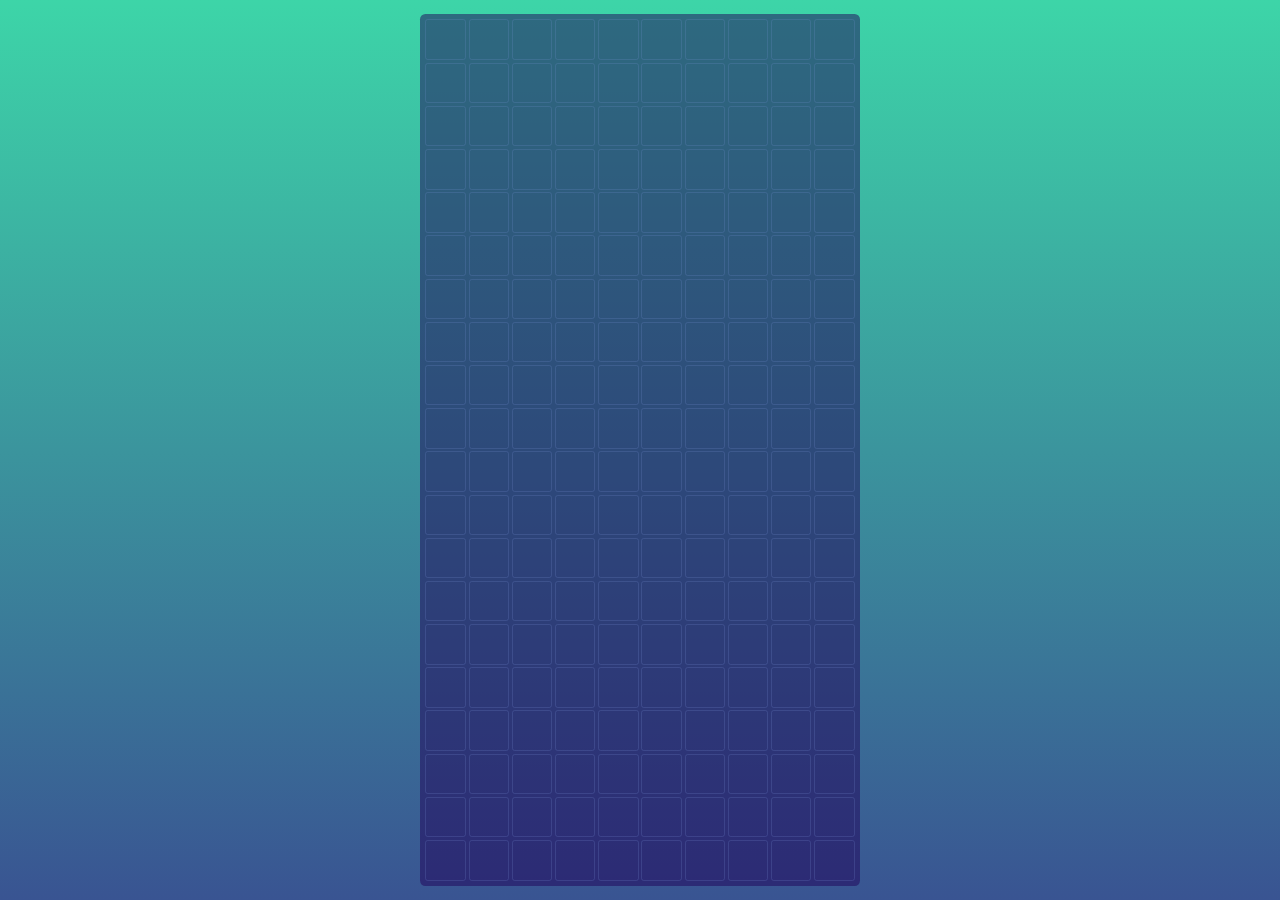
<file: index.html>
<!DOCTYPE html>
<html lang="en">
<head>
    <meta charset="UTF-8">
    <meta name="viewport" content="width=device-width, initial-scale=1.0">
    <title>Tetris</title>
    <link rel="stylesheet" href="./style.css">
    <script src="./script.js" type="module"></script>
</head>
<body>
    <div class="grid">
        <div class="cell"></div>
        <div class="cell"></div>
        <div class="cell"></div>
        <div class="cell"></div>
        <div class="cell"></div>
        <div class="cell"></div>
        <div class="cell"></div>
        <div class="cell"></div>
        <div class="cell"></div>
        <div class="cell"></div>
        <div class="cell"></div>
        <div class="cell"></div>
        <div class="cell"></div>
        <div class="cell"></div>
        <div class="cell"></div>
        <div class="cell"></div>
        <div class="cell"></div>
        <div class="cell"></div>
        <div class="cell"></div>
        <div class="cell"></div>
        <div class="cell"></div>
        <div class="cell"></div>
        <div class="cell"></div>
        <div class="cell"></div>
        <div class="cell"></div>
        <div class="cell"></div>
        <div class="cell"></div>
        <div class="cell"></div>
        <div class="cell"></div>
        <div class="cell"></div>
        <div class="cell"></div>
        <div class="cell"></div>
        <div class="cell"></div>
        <div class="cell"></div>
        <div class="cell"></div>
        <div class="cell"></div>
        <div class="cell"></div>
        <div class="cell"></div>
        <div class="cell"></div>
        <div class="cell"></div>
        <div class="cell"></div>
        <div class="cell"></div>
        <div class="cell"></div>
        <div class="cell"></div>
        <div class="cell"></div>
        <div class="cell"></div>
        <div class="cell"></div>
        <div class="cell"></div>
        <div class="cell"></div>
        <div class="cell"></div>
        <div class="cell"></div>
        <div class="cell"></div>
        <div class="cell"></div>
        <div class="cell"></div>
        <div class="cell"></div>
        <div class="cell"></div>
        <div class="cell"></div>
        <div class="cell"></div>
        <div class="cell"></div>
        <div class="cell"></div>
        <div class="cell"></div>
        <div class="cell"></div>
        <div class="cell"></div>
        <div class="cell"></div>
        <div class="cell"></div>
        <div class="cell"></div>
        <div class="cell"></div>
        <div class="cell"></div>
        <div class="cell"></div>
        <div class="cell"></div>
        <div class="cell"></div>
        <div class="cell"></div>
        <div class="cell"></div>
        <div class="cell"></div>
        <div class="cell"></div>
        <div class="cell"></div>
        <div class="cell"></div>
        <div class="cell"></div>
        <div class="cell"></div>
        <div class="cell"></div>
        <div class="cell"></div>
        <div class="cell"></div>
        <div class="cell"></div>
        <div class="cell"></div>
        <div class="cell"></div>
        <div class="cell"></div>
        <div class="cell"></div>
        <div class="cell"></div>
        <div class="cell"></div>
        <div class="cell"></div>
        <div class="cell"></div>
        <div class="cell"></div>
        <div class="cell"></div>
        <div class="cell"></div>
        <div class="cell"></div>
        <div class="cell"></div>
        <div class="cell"></div>
        <div class="cell"></div>
        <div class="cell"></div>
        <div class="cell"></div>
        <div class="cell"></div>
        <div class="cell"></div>
        <div class="cell"></div>
        <div class="cell"></div>
        <div class="cell"></div>
        <div class="cell"></div>
        <div class="cell"></div>
        <div class="cell"></div>
        <div class="cell"></div>
        <div class="cell"></div>
        <div class="cell"></div>
        <div class="cell"></div>
        <div class="cell"></div>
        <div class="cell"></div>
        <div class="cell"></div>
        <div class="cell"></div>
        <div class="cell"></div>
        <div class="cell"></div>
        <div class="cell"></div>
        <div class="cell"></div>
        <div class="cell"></div>
        <div class="cell"></div>
        <div class="cell"></div>
        <div class="cell"></div>
        <div class="cell"></div>
        <div class="cell"></div>
        <div class="cell"></div>
        <div class="cell"></div>
        <div class="cell"></div>
        <div class="cell"></div>
        <div class="cell"></div>
        <div class="cell"></div>
        <div class="cell"></div>
        <div class="cell"></div>
        <div class="cell"></div>
        <div class="cell"></div>
        <div class="cell"></div>
        <div class="cell"></div>
        <div class="cell"></div>
        <div class="cell"></div>
        <div class="cell"></div>
        <div class="cell"></div>
        <div class="cell"></div>
        <div class="cell"></div>
        <div class="cell"></div>
        <div class="cell"></div>
        <div class="cell"></div>
        <div class="cell"></div>
        <div class="cell"></div>
        <div class="cell"></div>
        <div class="cell"></div>
        <div class="cell"></div>
        <div class="cell"></div>
        <div class="cell"></div>
        <div class="cell"></div>
        <div class="cell"></div>
        <div class="cell"></div>
        <div class="cell"></div>
        <div class="cell"></div>
        <div class="cell"></div>
        <div class="cell"></div>
        <div class="cell"></div>
        <div class="cell"></div>
        <div class="cell"></div>
        <div class="cell"></div>
        <div class="cell"></div>
        <div class="cell"></div>
        <div class="cell"></div>
        <div class="cell"></div>
        <div class="cell"></div>
        <div class="cell"></div>
        <div class="cell"></div>
        <div class="cell"></div>
        <div class="cell"></div>
        <div class="cell"></div>
        <div class="cell"></div>
        <div class="cell"></div>
        <div class="cell"></div>
        <div class="cell"></div>
        <div class="cell"></div>
        <div class="cell"></div>
        <div class="cell"></div>
        <div class="cell"></div>
        <div class="cell"></div>
        <div class="cell"></div>
        <div class="cell"></div>
        <div class="cell"></div>
        <div class="cell"></div>
        <div class="cell"></div>
        <div class="cell"></div>
        <div class="cell"></div>
        <div class="cell"></div>
        <div class="cell"></div>
        <div class="cell"></div>
        <div class="cell"></div>
        <div class="cell"></div>
        <div class="cell"></div>
        <div class="cell"></div>
        <div class="cell"></div>
        <div class="cell"></div>
    </div>
</body>
</html>
</file>
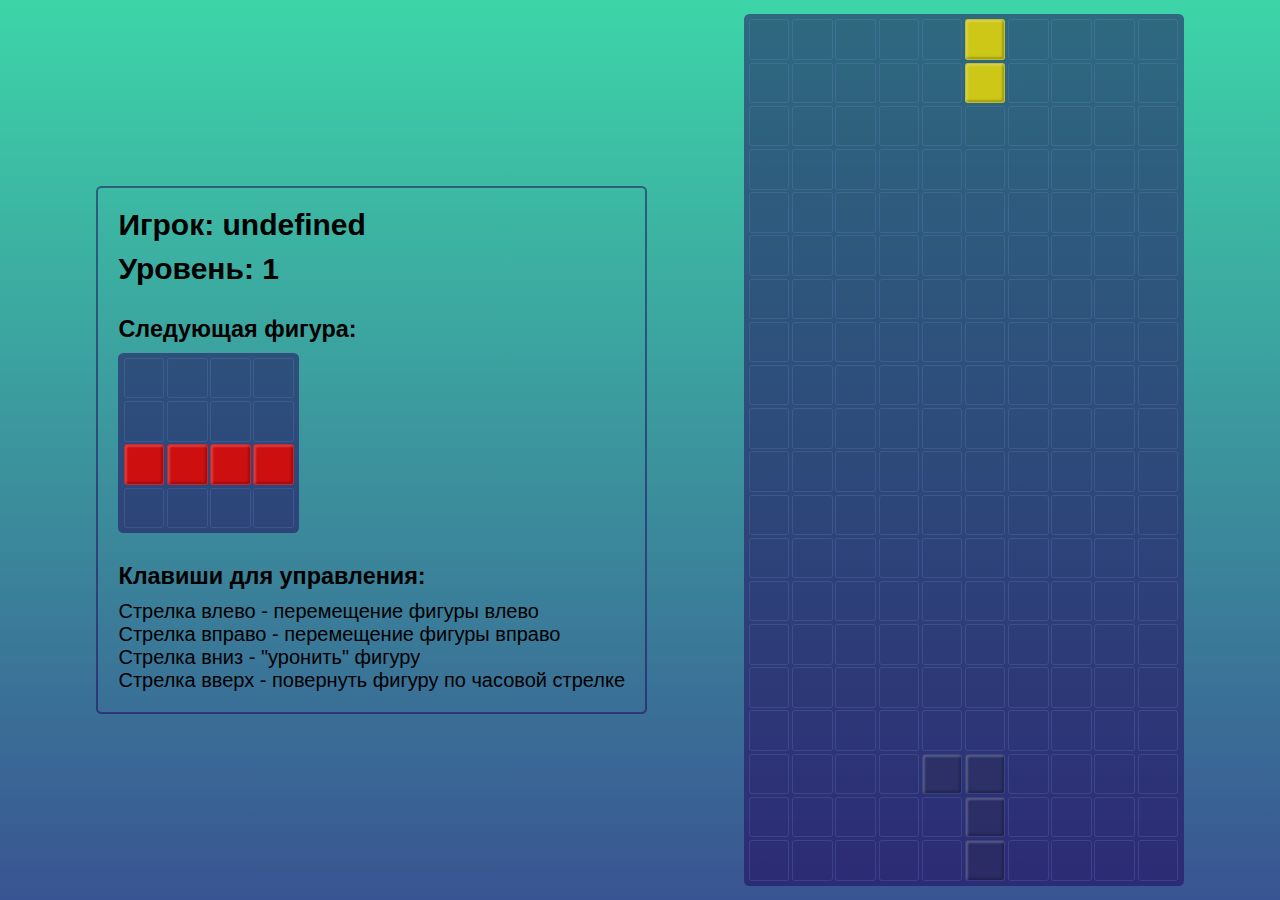
<file: game.html>
<!DOCTYPE html>
<html lang="en">
<head>
    <meta charset="UTF-8">
    <meta name="viewport" content="width=device-width, initial-scale=1.0">
    <title>Tetris</title>
    <link rel="stylesheet" href="./style.css">
    <script src="./script.js" type="module"></script>
</head>
<body>
    <div class="game-info">
        <h2 class="player-nickname">Игрок: </h2>
        <h2 class="level"></h2>
        <h3 class="next-tetramino">Следующая фигура:</h3>
        <div class="tetramino">
            <div class="tetramino-cell"></div>
            <div class="tetramino-cell"></div>
            <div class="tetramino-cell"></div>
            <div class="tetramino-cell"></div>
            <div class="tetramino-cell"></div>
            <div class="tetramino-cell"></div>
            <div class="tetramino-cell"></div>
            <div class="tetramino-cell"></div>
            <div class="tetramino-cell"></div>
            <div class="tetramino-cell"></div>
            <div class="tetramino-cell"></div>
            <div class="tetramino-cell"></div>
            <div class="tetramino-cell"></div>
            <div class="tetramino-cell"></div>
            <div class="tetramino-cell"></div>
            <div class="tetramino-cell"></div>
        </div>
        <h3 class="rules-title">Клавиши для управления:</h3>
        <p class="rule">Стрелка влево - перемещение фигуры влево</p>
        <p class="rule">Стрелка вправо - перемещение фигуры вправо</p>
        <p class="rule">Стрелка вниз - "уронить" фигуру</p>
        <p class="rule">Стрелка вверх - повернуть фигуру по часовой стрелке</p>
    </div>
    <div class="grid">
        <div class="cell"></div>
        <div class="cell"></div>
        <div class="cell"></div>
        <div class="cell"></div>
        <div class="cell"></div>
        <div class="cell"></div>
        <div class="cell"></div>
        <div class="cell"></div>
        <div class="cell"></div>
        <div class="cell"></div>
        <div class="cell"></div>
        <div class="cell"></div>
        <div class="cell"></div>
        <div class="cell"></div>
        <div class="cell"></div>
        <div class="cell"></div>
        <div class="cell"></div>
        <div class="cell"></div>
        <div class="cell"></div>
        <div class="cell"></div>
        <div class="cell"></div>
        <div class="cell"></div>
        <div class="cell"></div>
        <div class="cell"></div>
        <div class="cell"></div>
        <div class="cell"></div>
        <div class="cell"></div>
        <div class="cell"></div>
        <div class="cell"></div>
        <div class="cell"></div>
        <div class="cell"></div>
        <div class="cell"></div>
        <div class="cell"></div>
        <div class="cell"></div>
        <div class="cell"></div>
        <div class="cell"></div>
        <div class="cell"></div>
        <div class="cell"></div>
        <div class="cell"></div>
        <div class="cell"></div>
        <div class="cell"></div>
        <div class="cell"></div>
        <div class="cell"></div>
        <div class="cell"></div>
        <div class="cell"></div>
        <div class="cell"></div>
        <div class="cell"></div>
        <div class="cell"></div>
        <div class="cell"></div>
        <div class="cell"></div>
        <div class="cell"></div>
        <div class="cell"></div>
        <div class="cell"></div>
        <div class="cell"></div>
        <div class="cell"></div>
        <div class="cell"></div>
        <div class="cell"></div>
        <div class="cell"></div>
        <div class="cell"></div>
        <div class="cell"></div>
        <div class="cell"></div>
        <div class="cell"></div>
        <div class="cell"></div>
        <div class="cell"></div>
        <div class="cell"></div>
        <div class="cell"></div>
        <div class="cell"></div>
        <div class="cell"></div>
        <div class="cell"></div>
        <div class="cell"></div>
        <div class="cell"></div>
        <div class="cell"></div>
        <div class="cell"></div>
        <div class="cell"></div>
        <div class="cell"></div>
        <div class="cell"></div>
        <div class="cell"></div>
        <div class="cell"></div>
        <div class="cell"></div>
        <div class="cell"></div>
        <div class="cell"></div>
        <div class="cell"></div>
        <div class="cell"></div>
        <div class="cell"></div>
        <div class="cell"></div>
        <div class="cell"></div>
        <div class="cell"></div>
        <div class="cell"></div>
        <div class="cell"></div>
        <div class="cell"></div>
        <div class="cell"></div>
        <div class="cell"></div>
        <div class="cell"></div>
        <div class="cell"></div>
        <div class="cell"></div>
        <div class="cell"></div>
        <div class="cell"></div>
        <div class="cell"></div>
        <div class="cell"></div>
        <div class="cell"></div>
        <div class="cell"></div>
        <div class="cell"></div>
        <div class="cell"></div>
        <div class="cell"></div>
        <div class="cell"></div>
        <div class="cell"></div>
        <div class="cell"></div>
        <div class="cell"></div>
        <div class="cell"></div>
        <div class="cell"></div>
        <div class="cell"></div>
        <div class="cell"></div>
        <div class="cell"></div>
        <div class="cell"></div>
        <div class="cell"></div>
        <div class="cell"></div>
        <div class="cell"></div>
        <div class="cell"></div>
        <div class="cell"></div>
        <div class="cell"></div>
        <div class="cell"></div>
        <div class="cell"></div>
        <div class="cell"></div>
        <div class="cell"></div>
        <div class="cell"></div>
        <div class="cell"></div>
        <div class="cell"></div>
        <div class="cell"></div>
        <div class="cell"></div>
        <div class="cell"></div>
        <div class="cell"></div>
        <div class="cell"></div>
        <div class="cell"></div>
        <div class="cell"></div>
        <div class="cell"></div>
        <div class="cell"></div>
        <div class="cell"></div>
        <div class="cell"></div>
        <div class="cell"></div>
        <div class="cell"></div>
        <div class="cell"></div>
        <div class="cell"></div>
        <div class="cell"></div>
        <div class="cell"></div>
        <div class="cell"></div>
        <div class="cell"></div>
        <div class="cell"></div>
        <div class="cell"></div>
        <div class="cell"></div>
        <div class="cell"></div>
        <div class="cell"></div>
        <div class="cell"></div>
        <div class="cell"></div>
        <div class="cell"></div>
        <div class="cell"></div>
        <div class="cell"></div>
        <div class="cell"></div>
        <div class="cell"></div>
        <div class="cell"></div>
        <div class="cell"></div>
        <div class="cell"></div>
        <div class="cell"></div>
        <div class="cell"></div>
        <div class="cell"></div>
        <div class="cell"></div>
        <div class="cell"></div>
        <div class="cell"></div>
        <div class="cell"></div>
        <div class="cell"></div>
        <div class="cell"></div>
        <div class="cell"></div>
        <div class="cell"></div>
        <div class="cell"></div>
        <div class="cell"></div>
        <div class="cell"></div>
        <div class="cell"></div>
        <div class="cell"></div>
        <div class="cell"></div>
        <div class="cell"></div>
        <div class="cell"></div>
        <div class="cell"></div>
        <div class="cell"></div>
        <div class="cell"></div>
        <div class="cell"></div>
        <div class="cell"></div>
        <div class="cell"></div>
        <div class="cell"></div>
        <div class="cell"></div>
        <div class="cell"></div>
        <div class="cell"></div>
        <div class="cell"></div>
        <div class="cell"></div>
        <div class="cell"></div>
        <div class="cell"></div>
        <div class="cell"></div>
        <div class="cell"></div>
        <div class="cell"></div>
        <div class="cell"></div>
        <div class="cell"></div>
        <div class="cell"></div>
    </div>
</body>
</html>
</file>
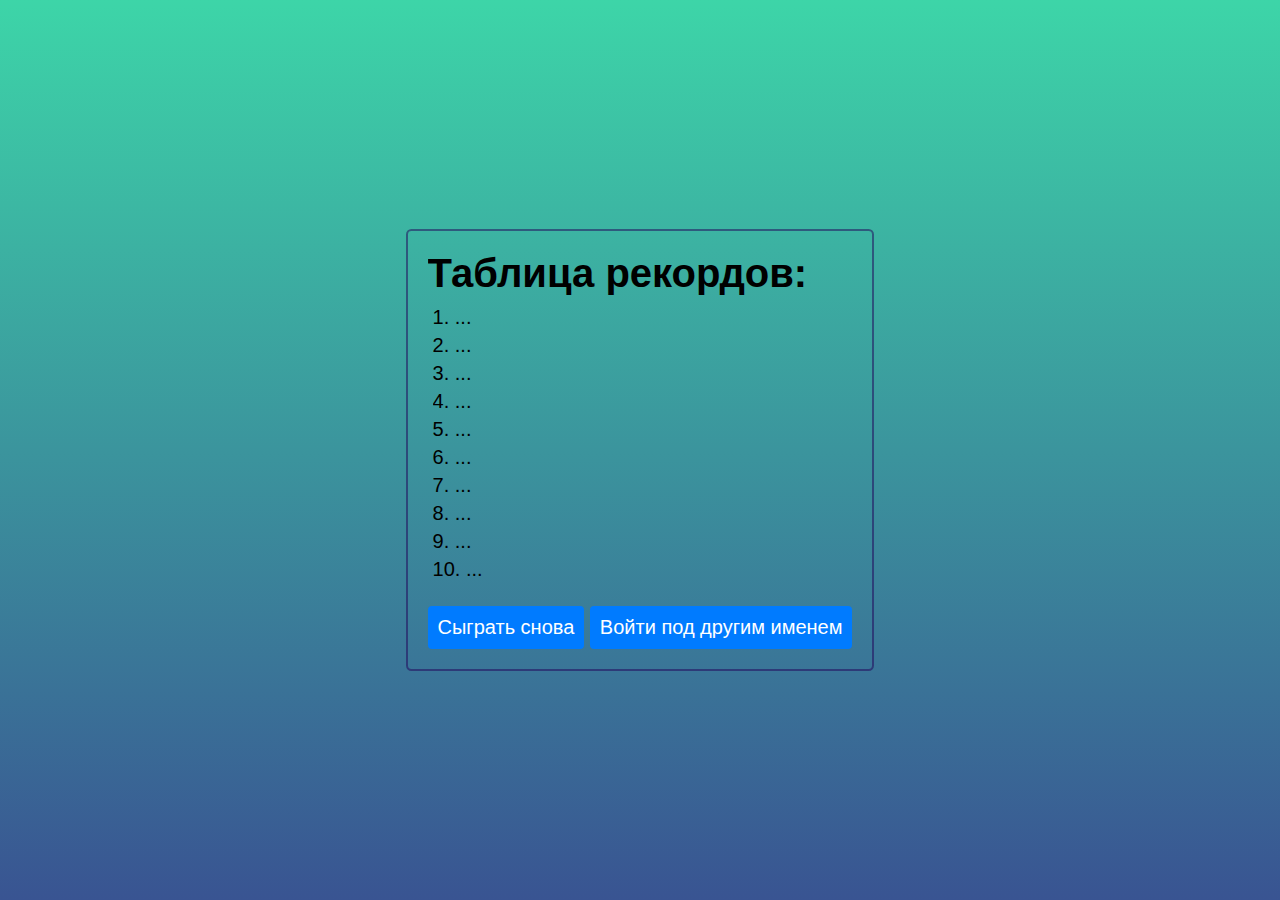
<file: recordTable.html>
<!doctype html>
<html lang="ru">
<head>
    <meta charset="utf-8">
    <title>Таблица рекордов</title>
    <link rel="stylesheet" href="./style.css">
</head>
<body>
    <div class="records-container">
        <h1 class="records-title">Таблица рекордов:</h1>
        <p class="record"></p>
        <p class="record"></p>
        <p class="record"></p>
        <p class="record"></p>
        <p class="record"></p>
        <p class="record"></p>
        <p class="record"></p>
        <p class="record"></p>
        <p class="record"></p>
        <p class="record"></p>
        <button class="restart-button" onclick="window.location.href = 'game.html'">Сыграть снова</button>
        <button class="registration-button" onclick="window.location.href = 'registration.html'">Войти под другим именем</button>
    </div>

    <script>
        const records = document.querySelectorAll('.record');
        const recordTable = JSON.parse(localStorage.getItem("recordTable"));
        const size = recordTable ? recordTable.length : 0;
        const recordTableSize = size < 10 ? size : 10;
        
        for (let i = 0; i < recordTableSize; i++) {
            const record = recordTable[i];
            records[i].textContent = (i + 1) + ". " + record.nickname + " " + record.score;
        }

        for (let i = recordTableSize; i < 10; i++) {
            records[i].textContent = (i + 1) + ". ...";
        }
    </script>
</body>
</html>
</file>
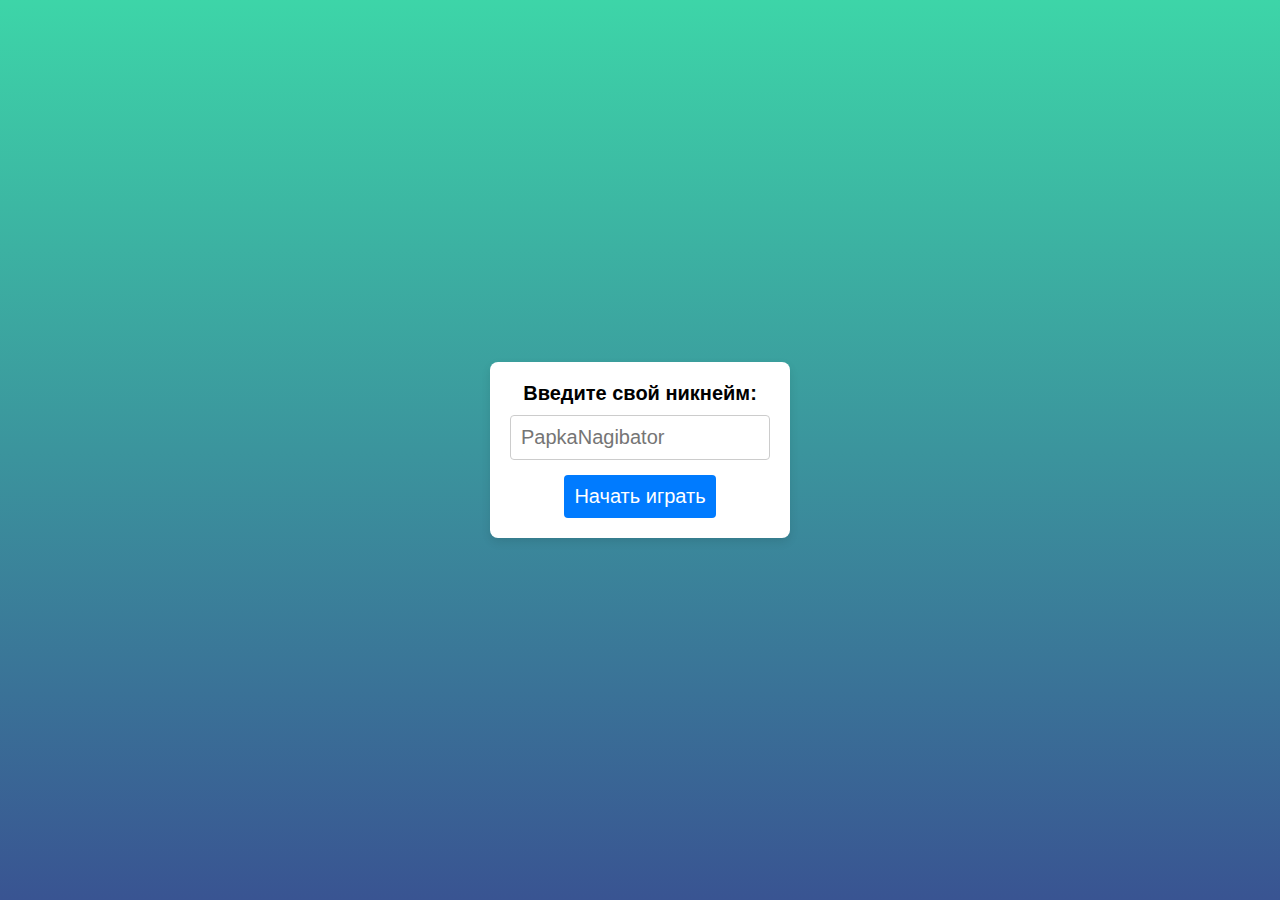
<file: registration.html>
<!doctype html>
<html lang="ru">
<head>
    <meta charset="utf-8">
    <title>Регистрация</title>
    <link rel="stylesheet" href="./style.css">
</head>
<body>
    <div class="form-container">
        <form id="userForm">
            <label class="username-label" for="nickname">Введите свой никнейм:</label>
            <input class="username-input" type="text" id="nickname" required placeholder="PapkaNagibator">
            <button class="start-button" type="submit">Начать играть</button>
        </form>
    </div>

    <script>
        document.getElementById('userForm').addEventListener('submit', function(event) {
            // Предотвращаем отправку формы
            event.preventDefault();

            // Получаем значение никнейма
            var nickname = document.getElementById('nickname').value;

            // Сохраняем никнейм в локальное хранилище
            localStorage.setItem('nickname', nickname);

            // Переходим на другую страницу
            window.location.href = 'game.html'; // Укажите нужный вам файл
        });

        const lastUser = localStorage.getItem("nickname");
        if (lastUser) {
            var nickname = document.getElementById('nickname');
            nickname.value = lastUser;
        }
    </script>
</body>
</html>
</file>
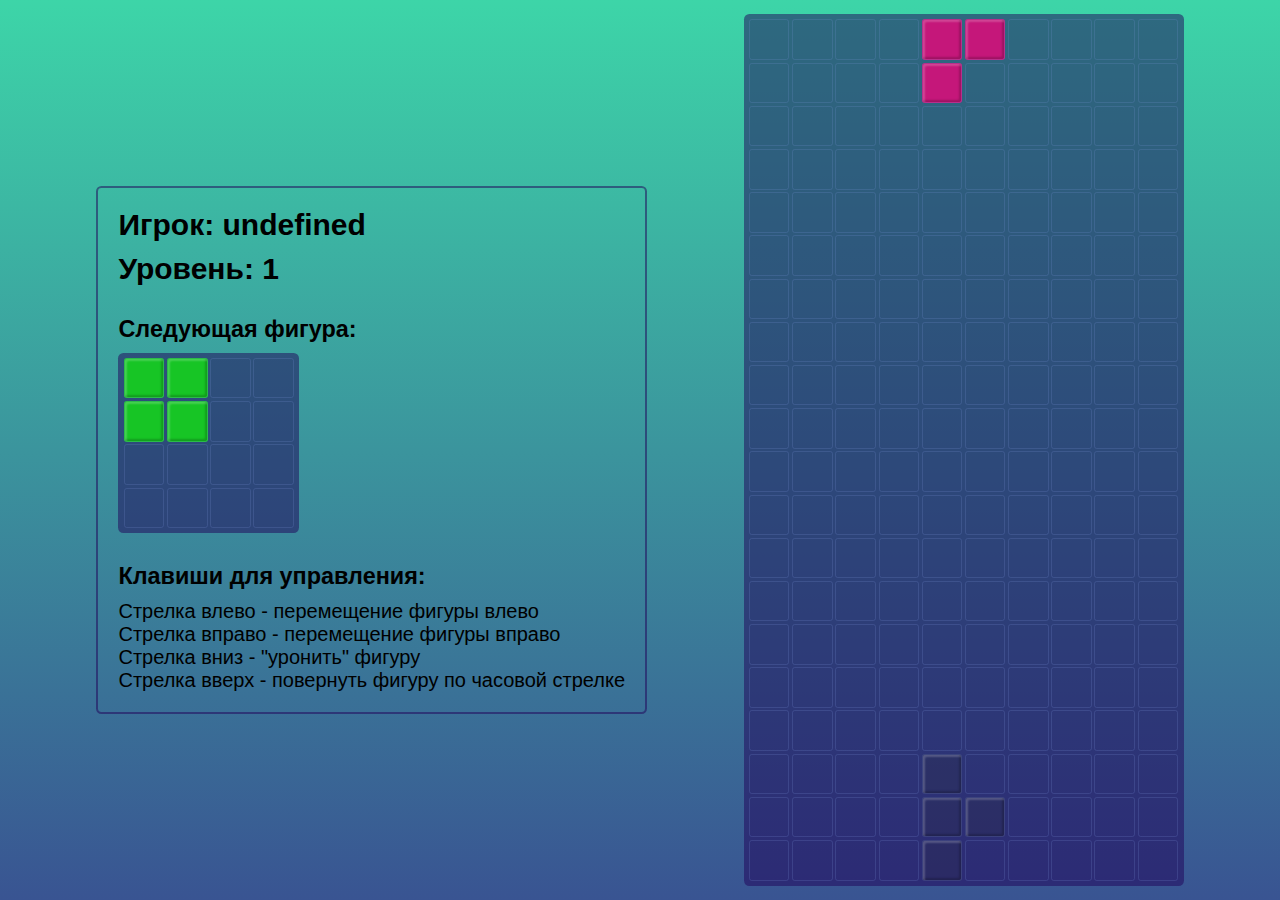
<file: html/game.html>
<!DOCTYPE html>
<html lang="en">
<head>
    <meta charset="UTF-8">
    <meta name="viewport" content="width=device-width, initial-scale=1.0">
    <title>Tetris</title>
    <link rel="stylesheet" href="../css/style.css">
    <script src="../js/script.js" type="module"></script>
</head>
<body>
    <div class="game-info">
        <h2 class="player-nickname">Игрок: </h2>
        <h2 class="level"></h2>
        <h3 class="next-tetramino">Следующая фигура:</h3>
        <div class="tetramino">
            <div class="tetramino-cell"></div>
            <div class="tetramino-cell"></div>
            <div class="tetramino-cell"></div>
            <div class="tetramino-cell"></div>
            <div class="tetramino-cell"></div>
            <div class="tetramino-cell"></div>
            <div class="tetramino-cell"></div>
            <div class="tetramino-cell"></div>
            <div class="tetramino-cell"></div>
            <div class="tetramino-cell"></div>
            <div class="tetramino-cell"></div>
            <div class="tetramino-cell"></div>
            <div class="tetramino-cell"></div>
            <div class="tetramino-cell"></div>
            <div class="tetramino-cell"></div>
            <div class="tetramino-cell"></div>
        </div>
        <h3 class="rules-title">Клавиши для управления:</h3>
        <p class="rule">Стрелка влево - перемещение фигуры влево</p>
        <p class="rule">Стрелка вправо - перемещение фигуры вправо</p>
        <p class="rule">Стрелка вниз - "уронить" фигуру</p>
        <p class="rule">Стрелка вверх - повернуть фигуру по часовой стрелке</p>
    </div>
    <div class="grid">
        <div class="cell"></div>
        <div class="cell"></div>
        <div class="cell"></div>
        <div class="cell"></div>
        <div class="cell"></div>
        <div class="cell"></div>
        <div class="cell"></div>
        <div class="cell"></div>
        <div class="cell"></div>
        <div class="cell"></div>
        <div class="cell"></div>
        <div class="cell"></div>
        <div class="cell"></div>
        <div class="cell"></div>
        <div class="cell"></div>
        <div class="cell"></div>
        <div class="cell"></div>
        <div class="cell"></div>
        <div class="cell"></div>
        <div class="cell"></div>
        <div class="cell"></div>
        <div class="cell"></div>
        <div class="cell"></div>
        <div class="cell"></div>
        <div class="cell"></div>
        <div class="cell"></div>
        <div class="cell"></div>
        <div class="cell"></div>
        <div class="cell"></div>
        <div class="cell"></div>
        <div class="cell"></div>
        <div class="cell"></div>
        <div class="cell"></div>
        <div class="cell"></div>
        <div class="cell"></div>
        <div class="cell"></div>
        <div class="cell"></div>
        <div class="cell"></div>
        <div class="cell"></div>
        <div class="cell"></div>
        <div class="cell"></div>
        <div class="cell"></div>
        <div class="cell"></div>
        <div class="cell"></div>
        <div class="cell"></div>
        <div class="cell"></div>
        <div class="cell"></div>
        <div class="cell"></div>
        <div class="cell"></div>
        <div class="cell"></div>
        <div class="cell"></div>
        <div class="cell"></div>
        <div class="cell"></div>
        <div class="cell"></div>
        <div class="cell"></div>
        <div class="cell"></div>
        <div class="cell"></div>
        <div class="cell"></div>
        <div class="cell"></div>
        <div class="cell"></div>
        <div class="cell"></div>
        <div class="cell"></div>
        <div class="cell"></div>
        <div class="cell"></div>
        <div class="cell"></div>
        <div class="cell"></div>
        <div class="cell"></div>
        <div class="cell"></div>
        <div class="cell"></div>
        <div class="cell"></div>
        <div class="cell"></div>
        <div class="cell"></div>
        <div class="cell"></div>
        <div class="cell"></div>
        <div class="cell"></div>
        <div class="cell"></div>
        <div class="cell"></div>
        <div class="cell"></div>
        <div class="cell"></div>
        <div class="cell"></div>
        <div class="cell"></div>
        <div class="cell"></div>
        <div class="cell"></div>
        <div class="cell"></div>
        <div class="cell"></div>
        <div class="cell"></div>
        <div class="cell"></div>
        <div class="cell"></div>
        <div class="cell"></div>
        <div class="cell"></div>
        <div class="cell"></div>
        <div class="cell"></div>
        <div class="cell"></div>
        <div class="cell"></div>
        <div class="cell"></div>
        <div class="cell"></div>
        <div class="cell"></div>
        <div class="cell"></div>
        <div class="cell"></div>
        <div class="cell"></div>
        <div class="cell"></div>
        <div class="cell"></div>
        <div class="cell"></div>
        <div class="cell"></div>
        <div class="cell"></div>
        <div class="cell"></div>
        <div class="cell"></div>
        <div class="cell"></div>
        <div class="cell"></div>
        <div class="cell"></div>
        <div class="cell"></div>
        <div class="cell"></div>
        <div class="cell"></div>
        <div class="cell"></div>
        <div class="cell"></div>
        <div class="cell"></div>
        <div class="cell"></div>
        <div class="cell"></div>
        <div class="cell"></div>
        <div class="cell"></div>
        <div class="cell"></div>
        <div class="cell"></div>
        <div class="cell"></div>
        <div class="cell"></div>
        <div class="cell"></div>
        <div class="cell"></div>
        <div class="cell"></div>
        <div class="cell"></div>
        <div class="cell"></div>
        <div class="cell"></div>
        <div class="cell"></div>
        <div class="cell"></div>
        <div class="cell"></div>
        <div class="cell"></div>
        <div class="cell"></div>
        <div class="cell"></div>
        <div class="cell"></div>
        <div class="cell"></div>
        <div class="cell"></div>
        <div class="cell"></div>
        <div class="cell"></div>
        <div class="cell"></div>
        <div class="cell"></div>
        <div class="cell"></div>
        <div class="cell"></div>
        <div class="cell"></div>
        <div class="cell"></div>
        <div class="cell"></div>
        <div class="cell"></div>
        <div class="cell"></div>
        <div class="cell"></div>
        <div class="cell"></div>
        <div class="cell"></div>
        <div class="cell"></div>
        <div class="cell"></div>
        <div class="cell"></div>
        <div class="cell"></div>
        <div class="cell"></div>
        <div class="cell"></div>
        <div class="cell"></div>
        <div class="cell"></div>
        <div class="cell"></div>
        <div class="cell"></div>
        <div class="cell"></div>
        <div class="cell"></div>
        <div class="cell"></div>
        <div class="cell"></div>
        <div class="cell"></div>
        <div class="cell"></div>
        <div class="cell"></div>
        <div class="cell"></div>
        <div class="cell"></div>
        <div class="cell"></div>
        <div class="cell"></div>
        <div class="cell"></div>
        <div class="cell"></div>
        <div class="cell"></div>
        <div class="cell"></div>
        <div class="cell"></div>
        <div class="cell"></div>
        <div class="cell"></div>
        <div class="cell"></div>
        <div class="cell"></div>
        <div class="cell"></div>
        <div class="cell"></div>
        <div class="cell"></div>
        <div class="cell"></div>
        <div class="cell"></div>
        <div class="cell"></div>
        <div class="cell"></div>
        <div class="cell"></div>
        <div class="cell"></div>
        <div class="cell"></div>
        <div class="cell"></div>
        <div class="cell"></div>
        <div class="cell"></div>
        <div class="cell"></div>
        <div class="cell"></div>
        <div class="cell"></div>
        <div class="cell"></div>
    </div>
</body>
</html>
</file>
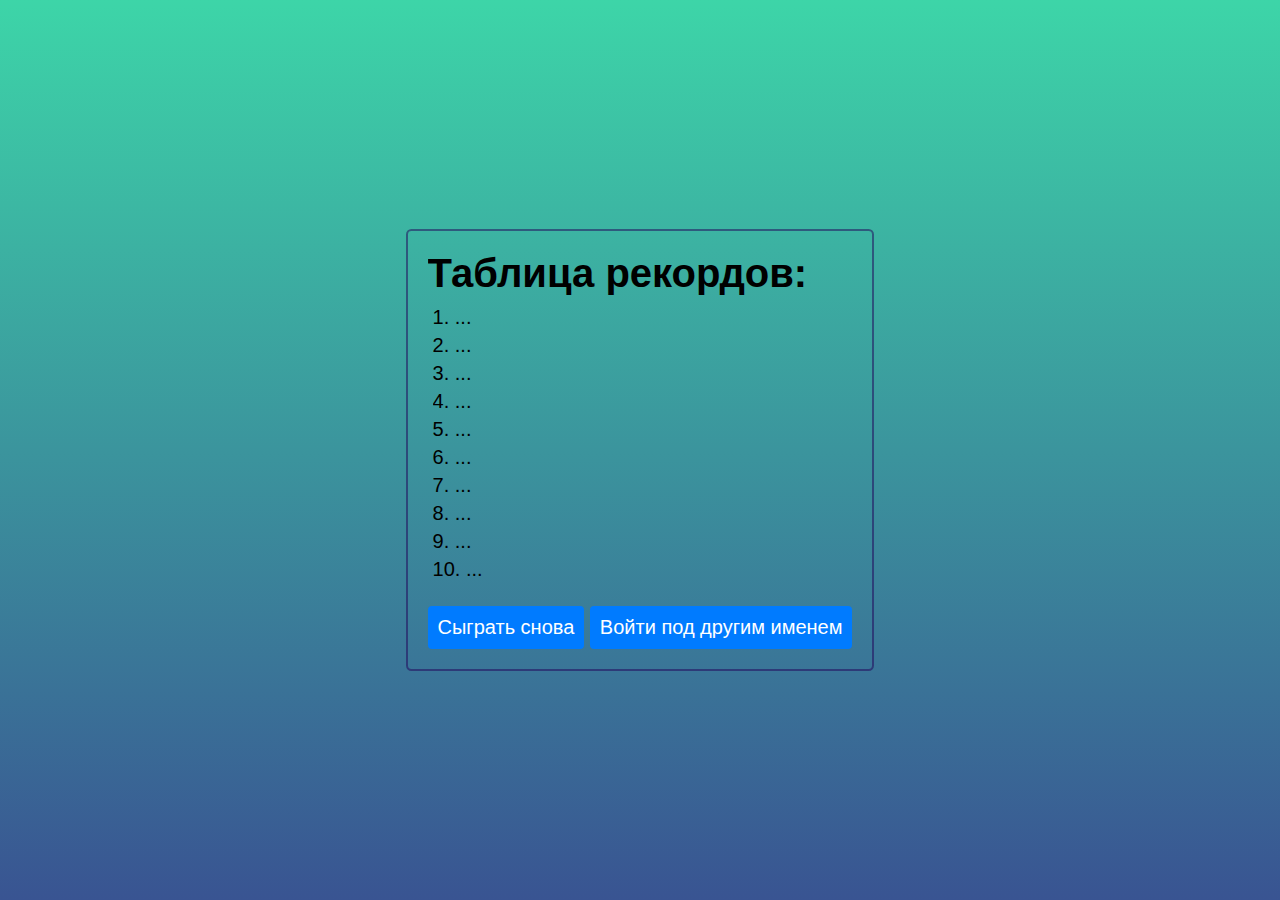
<file: html/recordTable.html>
<!doctype html>
<html lang="ru">
<head>
    <meta charset="utf-8">
    <title>Таблица рекордов</title>
    <link rel="stylesheet" href="../css/style.css">
</head>
<body>
    <div class="records-container">
        <h1 class="records-title">Таблица рекордов:</h1>
        <p class="record"></p>
        <p class="record"></p>
        <p class="record"></p>
        <p class="record"></p>
        <p class="record"></p>
        <p class="record"></p>
        <p class="record"></p>
        <p class="record"></p>
        <p class="record"></p>
        <p class="record"></p>
        <button class="restart-button" onclick="window.location.href = 'game.html'">Сыграть снова</button>
        <button class="registration-button" onclick="window.location.href = 'registration.html'">Войти под другим именем</button>
    </div>

    <script>
        const records = document.querySelectorAll('.record');
        const recordTable = JSON.parse(localStorage.getItem("recordTable"));
        const size = recordTable ? recordTable.length : 0;
        const recordTableSize = size < 10 ? size : 10;
        
        for (let i = 0; i < recordTableSize; i++) {
            const record = recordTable[i];
            records[i].textContent = (i + 1) + ". " + record.nickname + " " + record.score;
        }

        for (let i = recordTableSize; i < 10; i++) {
            records[i].textContent = (i + 1) + ". ...";
        }
    </script>
</body>
</html>
</file>
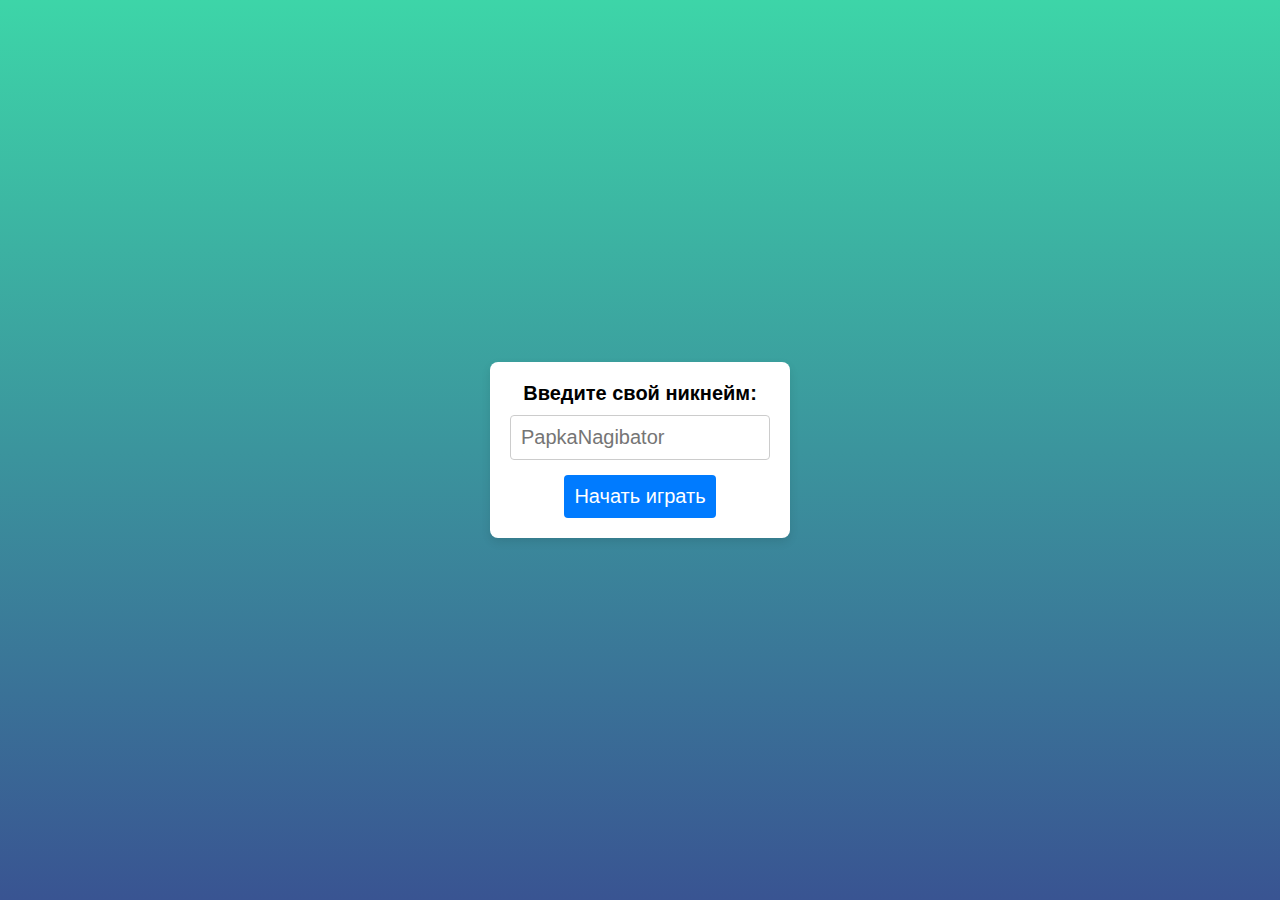
<file: html/registration.html>
<!doctype html>
<html lang="ru">
<head>
    <meta charset="utf-8">
    <title>Регистрация</title>
    <link rel="stylesheet" href="../css/style.css">
</head>
<body>
    <div class="form-container">
        <form id="userForm">
            <label class="username-label" for="nickname">Введите свой никнейм:</label>
            <input class="username-input" type="text" id="nickname" required placeholder="PapkaNagibator">
            <button class="start-button" type="submit">Начать играть</button>
        </form>
    </div>

    <script>
        document.getElementById('userForm').addEventListener('submit', function(event) {
            // Предотвращаем отправку формы
            event.preventDefault();

            // Получаем значение никнейма
            var nickname = document.getElementById('nickname').value;

            // Сохраняем никнейм в локальное хранилище
            localStorage.setItem('nickname', nickname);

            // Переходим на другую страницу
            window.location.href = 'game.html'; // Укажите нужный вам файл
        });

        const lastUser = localStorage.getItem("nickname");
        if (lastUser) {
            var nickname = document.getElementById('nickname');
            nickname.value = lastUser;
        }
    </script>
</body>
</html>
</file>
<file: style.css>
* {
    padding: 0;
    margin: 0;
    /* размер определяется границами */
    box-sizing: border-box; 
    /* скрываем скрол */
    overflow: hidden;
}

body {
    display: flex;
    justify-content: space-evenly;
    align-items: center;
    height: 100svh;
    background-image: linear-gradient(to top, #395492, #3dd5a8);
    font-family: Arial, Helvetica, sans-serif;
    /* отключаем выделения текста */
    user-select: none;
}

.form-container {
    background-color: #ffffff; /* Белый фон для формы */
    padding: 20px; /* Внутренние отступы */
    border-radius: 8px; /* Закругленные углы */
    box-shadow: 0 4px 10px rgba(0, 0, 0, 0.1); /* Тень */
    width: 300px; /* Ширина формы */
    text-align: center; /* Центрируем текст внутри формы */
}

.username-label {
    display: block; /* Лейбл занимает всю ширину */
    margin-bottom: 10px; /* Отступ снизу от лейбла */
    font-weight: bold; /* Жирный шрифт для лейбла */
    font-size: 20px;
}

.username-input {
    width: 100%; /* Полное применение ширины */
    padding: 10px; /* Внутренние отступы */
    margin-bottom: 15px; /* Отступ снизу от поля ввода */
    border: 1px solid #ccc; /* Светлая рамка */
    border-radius: 4px; /* Закругленные углы для поля ввода */
    font-size: 20px;
}

.start-button, .restart-button, .registration-button {
    background-color: #007bff; /* Синий фон кнопки */
    color: white; /* Белый цвет текста */
    border: none; /* Без рамки */
    border-radius: 4px; /* Закругленные углы для кнопки */
    padding: 10px; /* Внутренние отступы */
    cursor: pointer; /* Курсор по форме руки */
    transition: background-color 0.3s; /* Плавный переход цвета фона */
    font-size: 20px;
}

.restart-button, .registration-button {
    margin-top: 20px;
}

.start-button:hover, .restart-button:hover, .registration-button:hover {
    background-color: #0056b3; /* Темно-синий цвет при наведении */
}

.game-info, .records-container {
    padding: 20px;
    border: 0.3vh solid rgba(32, 0, 87, 0.5);
    border-radius: 0.6vh;
    font-size: 20px;
}

.player-nickname, .records-title {
    margin-bottom: 10px;
}

.level {
    margin-bottom: 30px;
}

.next-tetramino {
    margin-bottom: 10px;
}

.rules-title {
    margin-top: 30px;
    margin-bottom: 10px;
}

.record {
    margin: 5px;
}

.grid, .tetramino {
    display: grid;
    padding: 0.6vh;
    /* отступ между клеточками */
    gap: 0.3vh;
    /* округляем углы */
    border-radius: 0.6vh;
    background-color: rgba(32, 0, 87, 0.5);
}

.grid {
    grid-template-rows: repeat(20, auto);
    grid-template-columns: repeat(10, auto);
}

.tetramino {
    width: fit-content;
    grid-template-rows: repeat(4, auto);
    grid-template-columns: repeat(4, auto);
}

.cell, .tetramino-cell {
    --cell-size: min(4.5vh, 7.5vw);
    height: var(--cell-size);
    width: var(--cell-size);
    border-radius: 0.3vh;
    border: 0.1vh solid rgba(126, 150, 221, 0.2);
}

.ghost {
    background-color: rgba(40, 38, 38, 0.2);
}

.I {
    background-color: #cd0f0f;
}

.J {
    background-color: #cd870f;
}

.L {
    background-color: #cdc717;
}

.O {
    background-color: #17c525;
}

.S {
    background-color: #17bfc5;
}

.Z {
    background-color: #4e17c5;
}

.T {
    background-color: #c5177a;
}

.I, .J, .L, .O, .S, .Z, .T, .ghost {
    box-shadow: inset 2px 2px 2px rgba(255, 255, 255, 0.2),
        inset -2px -2px 2px rgba(0, 0, 0, 0.2);
}
</file>
<file: css/style.css>
* {
    padding: 0;
    margin: 0;
    /* размер определяется границами */
    box-sizing: border-box; 
    /* скрываем скрол */
    overflow: hidden;
}

body {
    display: flex;
    justify-content: space-evenly;
    align-items: center;
    height: 100svh;
    background-image: linear-gradient(to top, #395492, #3dd5a8);
    font-family: Arial, Helvetica, sans-serif;
    /* отключаем выделения текста */
    user-select: none;
}

.form-container {
    background-color: #ffffff; /* Белый фон для формы */
    padding: 20px; /* Внутренние отступы */
    border-radius: 8px; /* Закругленные углы */
    box-shadow: 0 4px 10px rgba(0, 0, 0, 0.1); /* Тень */
    width: 300px; /* Ширина формы */
    text-align: center; /* Центрируем текст внутри формы */
}

.username-label {
    display: block; /* Лейбл занимает всю ширину */
    margin-bottom: 10px; /* Отступ снизу от лейбла */
    font-weight: bold; /* Жирный шрифт для лейбла */
    font-size: 20px;
}

.username-input {
    width: 100%; /* Полное применение ширины */
    padding: 10px; /* Внутренние отступы */
    margin-bottom: 15px; /* Отступ снизу от поля ввода */
    border: 1px solid #ccc; /* Светлая рамка */
    border-radius: 4px; /* Закругленные углы для поля ввода */
    font-size: 20px;
}

.start-button, .restart-button, .registration-button {
    background-color: #007bff; /* Синий фон кнопки */
    color: white; /* Белый цвет текста */
    border: none; /* Без рамки */
    border-radius: 4px; /* Закругленные углы для кнопки */
    padding: 10px; /* Внутренние отступы */
    cursor: pointer; /* Курсор по форме руки */
    transition: background-color 0.3s; /* Плавный переход цвета фона */
    font-size: 20px;
}

.restart-button, .registration-button {
    margin-top: 20px;
}

.start-button:hover, .restart-button:hover, .registration-button:hover {
    background-color: #0056b3; /* Темно-синий цвет при наведении */
}

.game-info, .records-container {
    padding: 20px;
    border: 0.3vh solid rgba(32, 0, 87, 0.5);
    border-radius: 0.6vh;
    font-size: 20px;
}

.player-nickname, .records-title {
    margin-bottom: 10px;
}

.level {
    margin-bottom: 30px;
}

.next-tetramino {
    margin-bottom: 10px;
}

.rules-title {
    margin-top: 30px;
    margin-bottom: 10px;
}

.record {
    margin: 5px;
}

.grid, .tetramino {
    display: grid;
    padding: 0.6vh;
    /* отступ между клеточками */
    gap: 0.3vh;
    /* округляем углы */
    border-radius: 0.6vh;
    background-color: rgba(32, 0, 87, 0.5);
}

.grid {
    grid-template-rows: repeat(20, auto);
    grid-template-columns: repeat(10, auto);
}

.tetramino {
    width: fit-content;
    grid-template-rows: repeat(4, auto);
    grid-template-columns: repeat(4, auto);
}

.cell, .tetramino-cell {
    --cell-size: min(4.5vh, 7.5vw);
    height: var(--cell-size);
    width: var(--cell-size);
    border-radius: 0.3vh;
    border: 0.1vh solid rgba(126, 150, 221, 0.2);
}

.ghost {
    background-color: rgba(40, 38, 38, 0.2);
}

.I {
    background-color: #cd0f0f;
}

.J {
    background-color: #cd870f;
}

.L {
    background-color: #cdc717;
}

.O {
    background-color: #17c525;
}

.S {
    background-color: #17bfc5;
}

.Z {
    background-color: #4e17c5;
}

.T {
    background-color: #c5177a;
}

.I, .J, .L, .O, .S, .Z, .T, .ghost {
    box-shadow: inset 2px 2px 2px rgba(255, 255, 255, 0.2),
        inset -2px -2px 2px rgba(0, 0, 0, 0.2);
}
</file>
